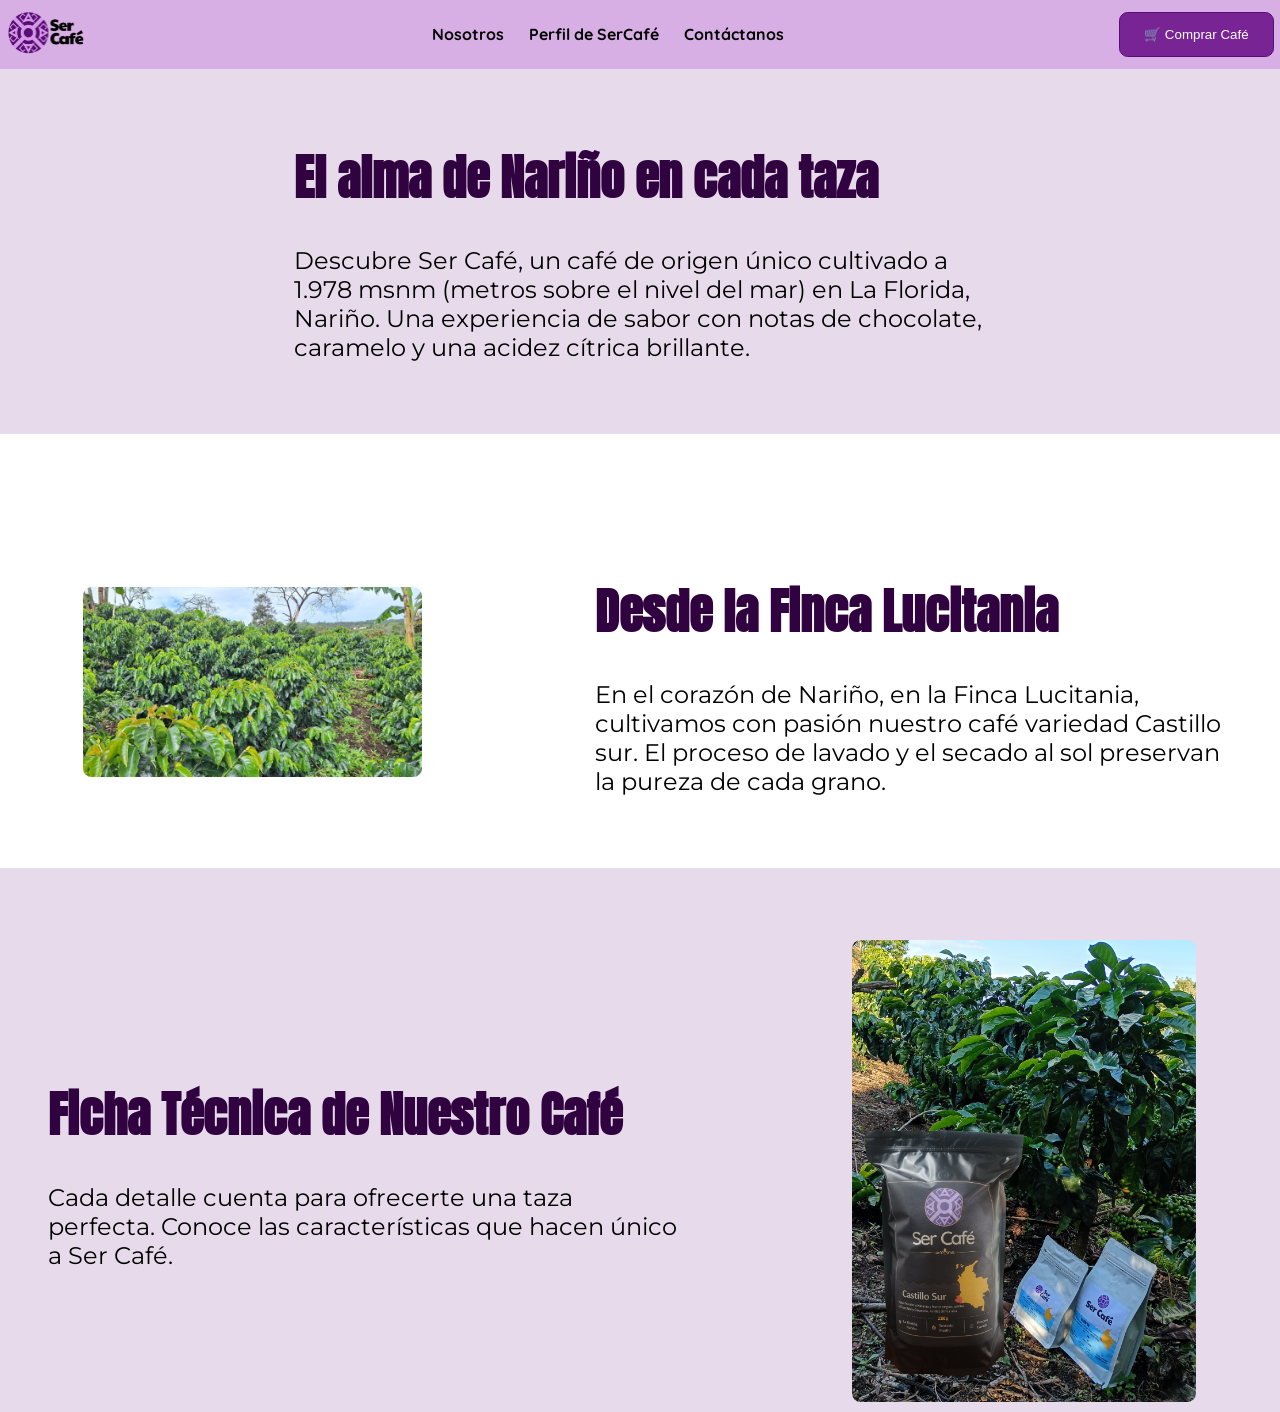
<file: index.html>
<!DOCTYPE html>
<html lang="es">

<head>
    <meta charset="UTF-8">
    <meta name="viewport" content="width=device-width, initial-scale=1.0">
    <title>Ser Café | Café Premium Colombiano</title>
    <link rel="stylesheet" href="styles.css">
    <link rel="icon" href="Img/logoSC-10.png" type="image/png">
</head>

<body>
    <header>
        <a href="index.html">
            <img class="logoletra logoheader" src="Img/logoSC-letra-02.png" alt="logo">
        </a>
        <nav>
            <ul>
                <li><a href="nosotros.html">Nosotros</a></li>
                <li><a href="perfil.html">Perfil de SerCafé</a></li>
                <li><a href="contactanos.html">Contáctanos</a></li>
            </ul>
        </nav>
        <button class="btn-tienda" onclick="window.location.href='tienda.html'">
            🛒 Comprar Café
        </button>
    </header>

    <div class="contenedor2c">
        <div class="contenedor2ctext">
            <h1 class="titulo">El alma de Nariño en cada taza</h1>
            <p>Descubre <span>Ser Café</span>, un café de origen único cultivado 
                a 1.978 msnm (metros sobre el nivel del mar) en La Florida, Nariño. 
                Una experiencia de sabor con notas de chocolate, caramelo y una acidez 
                cítrica brillante.</p>
        </div>
        
    </div>

    <div class="contenedor2c2">
        <div class="contenedorimg">
            <img class="img50" src="Img/finca.jpg" alt="Finca Lucitania">
        </div>
        <div class="contenedor2ctext">
            <h1 class="titulo">Desde la Finca Lucitania</h1>
            <p>En el corazón de Nariño, en la Finca Lucitania, cultivamos con pasión nuestro 
                <span>café variedad Castillo sur</span>. El proceso de lavado y el secado al
                 sol preservan la pureza de cada grano.</p>
        </div>
    </div>

    <div class="contenedor2c">
        <div class="contenedor2ctext">
            <h1 class="titulo">Ficha Técnica de Nuestro Café</h1>
            <p>Cada detalle cuenta para ofrecerte una taza perfecta. Conoce las características
                 que hacen único a <span>Ser Café</span>.
            </p>
        </div>
        <div class="contenedorimg">
            <img class="img50" src="Img/Presentaciones-01.png" alt="Presentaciones">
        </div>
    </div>
<body>
</html>
</file>
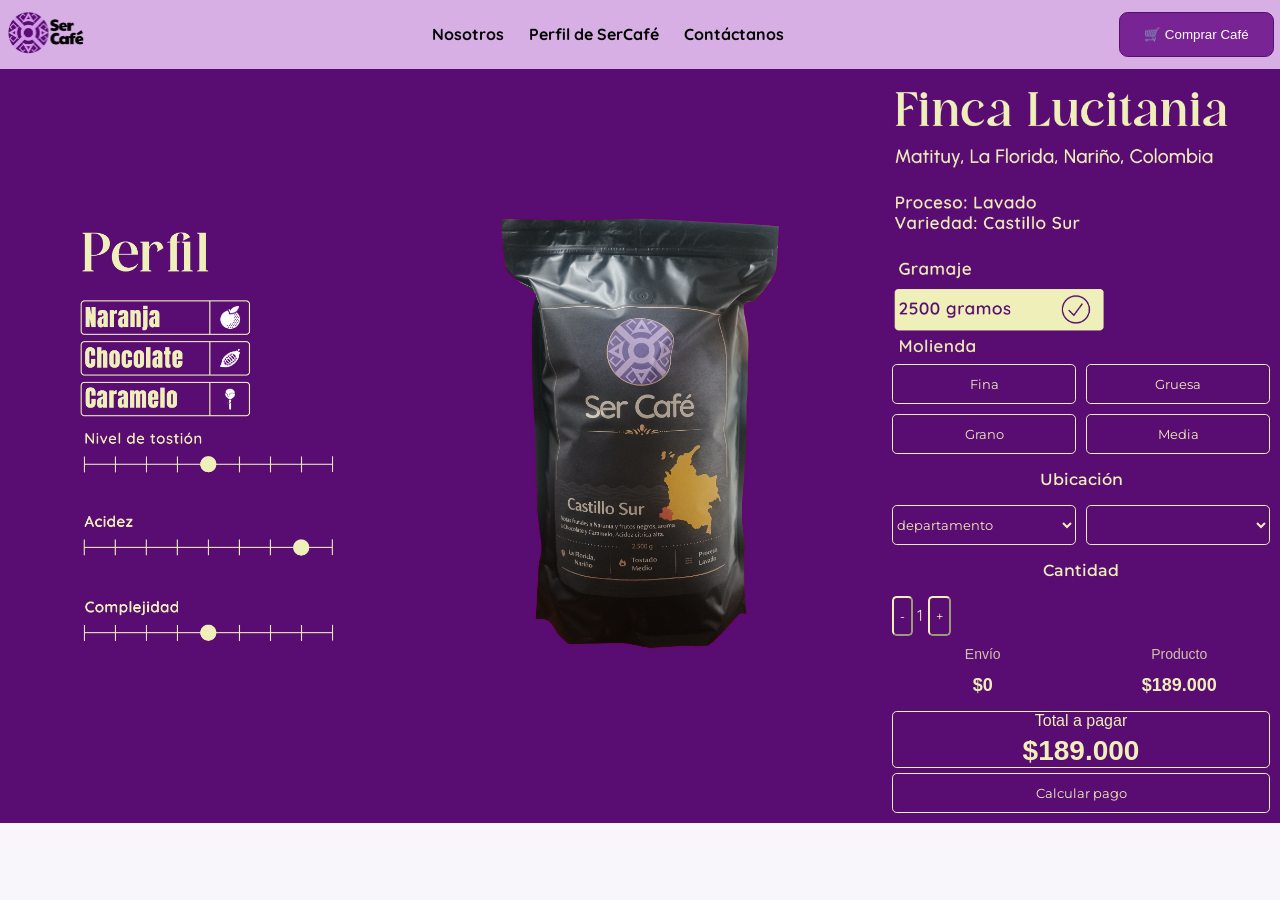
<file: 2500gr.html>
<!DOCTYPE html>
<html>
<head>
    <meta charset="UTF-8">
    <meta name="viewport" content="width=device-width, initial-scale=1.0">
    <title>Ser Café | Café Premium Colombiano</title>
    <link rel="stylesheet" href="styles.css">
    <link rel="icon" href="Img/logoSC-10.png" type="image/png">
</head>
<body>
    <header>
        <a href="index.html">
            <img class="logoletra logoheader" src="Img/logoSC-letra-02.png" alt="logo">
        </a>
        <nav>
            <ul>
                <li><a href="nosotros.html">Nosotros</a></li>
                <li><a href="perfil.html">Perfil de SerCafé</a></li>
                <li><a href="contactanos.html">Contáctanos</a></li>
            </ul>
        </nav>
        <button class="btn-tienda" onclick="window.location.href='tienda.html'">
            🛒 Comprar Café
        </button>
    </header>

    <div class="contenedor3c">
        <img class="tiendaimg2" src="Img/perfil.png" alt="Perfil">
        <img class="tiendaimg2" src="Img/2500gr.png" alt="250 gramos">
        <div class="tiendaimg21">
            <img class="tiendaimg3" src="Img/Compra_2500.png" alt="descripcion">
            <div class="botones">
                <button class="boton" onclick="seleccionarMolienda(this)">Fina</button>
                <button class="boton" onclick="seleccionarMolienda(this)">Gruesa</button>
                <button class="boton" onclick="seleccionarMolienda(this)">Grano</button>
                <button class="boton" onclick="seleccionarMolienda(this)">Media</button>
            </div>

            <h3>Ubicación</h3>
            
            <div class="botones">
                <select class="boton" id="departamento" onchange="cargarMunicipios(); calcularTotal('2500')">
                    <option value="">departamento</option>
                    <option value="Antioquia">Antioquia</option>
                    <option value="Otro">Resto del pais</option>
                </select>

                <select class="boton" id="municipio" onchange="calcularTotal('2500')">
                </select>
            </div>

            <h3>Cantidad</h3>
            <button class="boton2" onclick="disminuir(); calcularTotal('2500')">-</button>
            <span class="tiendaletra3" id="cantidad">1</span>
            <button class="boton2" onclick="aumentar() ; calcularTotal('2500')">+</button>
            
            <div class="resumen">
                <div class="fila">
                    <div class="item">
                        <span class="label">Envío</span>
                        <span class="valor pequeno" id="envio">$0</span>
                    </div>

                    <div class="item">
                        <span class="label">Producto</span>
                        <span class="valor pequeno" id="total">$189.000</span>
                    </div>
                </div>

                <div class="total">
                    <span class="label-total">Total a pagar</span>
                    <span class="valor grande" id="totalpagar">$189.000</span>
                </div>
            </div>

            <button id="botonpago" class="boton" onclick="calcularboton('2500')">Calcular pago</button>

            <form>
                <div id="epayco-button-container"></div>
            </form>
        </div>
    </div>
    <script src="script.js"></script>
</body>
</html>
</file>
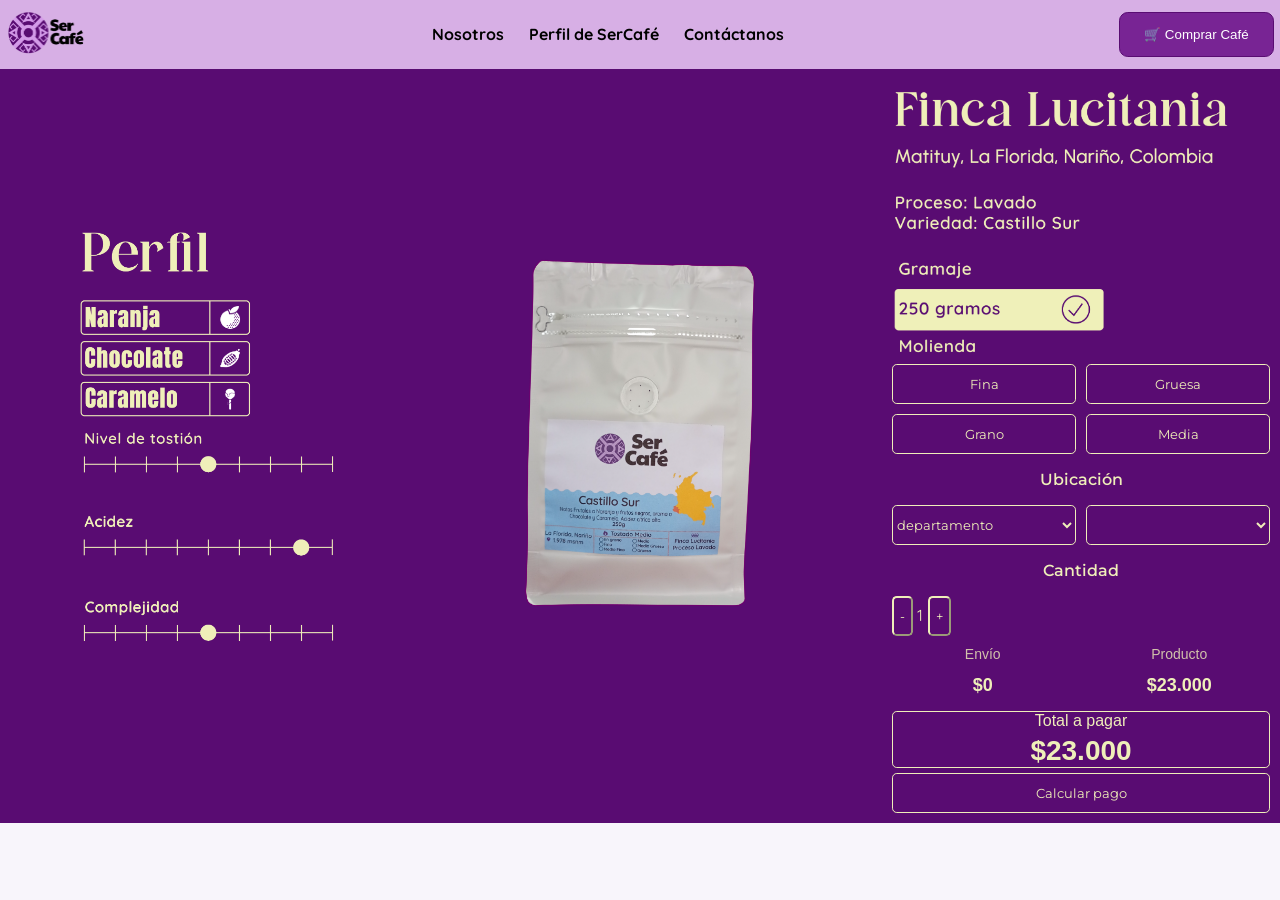
<file: 250gr.html>
<!DOCTYPE html>
<html>
<head>
    <meta charset="UTF-8">
    <meta name="viewport" content="width=device-width, initial-scale=1.0">
    <title>Ser Café | Café Premium Colombiano</title>
    <link rel="stylesheet" href="styles.css">
    <link rel="icon" href="Img/logoSC-10.png" type="image/png">
</head>
<body>
    <header>
        <a href="index.html">
            <img class="logoletra logoheader" src="Img/logoSC-letra-02.png" alt="logo">
        </a>
        <nav>
            <ul>
                <li><a href="nosotros.html">Nosotros</a></li>
                <li><a href="perfil.html">Perfil de SerCafé</a></li>
                <li><a href="contactanos.html">Contáctanos</a></li>
            </ul>
        </nav>
        <button class="btn-tienda" onclick="window.location.href='tienda.html'">
            🛒 Comprar Café
        </button>
    </header>

    <div class="contenedor3c">
        <img class="tiendaimg2" src="Img/perfil.png" alt="Perfil">
        <img class="tiendaimg2" src="Img/250gr.png" alt="250 gramos">
        <div class="tiendaimg21">
            <img class="tiendaimg3" src="Img/Compra_250.png" alt="descripcion">
            <div class="botones">
                <button class="boton" onclick="seleccionarMolienda(this)">Fina</button>
                <button class="boton" onclick="seleccionarMolienda(this)">Gruesa</button>
                <button class="boton" onclick="seleccionarMolienda(this)">Grano</button>
                <button class="boton" onclick="seleccionarMolienda(this)">Media</button>
            </div>

            <h3>Ubicación</h3>
            
            <div class="botones">
                <select class="boton" id="departamento" onchange="cargarMunicipios(); calcularTotal('250')">
                    <option value="">departamento</option>
                    <option value="Antioquia">Antioquia</option>
                    <option value="Otro">Resto del pais</option>
                </select>

                <select class="boton" id="municipio" onchange="calcularTotal('250')">
                </select>
            </div>

            <h3>Cantidad</h3>
            <button class="boton2" onclick="disminuir(); calcularTotal('250')">-</button>
            <span class="tiendaletra3" id="cantidad">1</span>
            <button class="boton2" onclick="aumentar() ; calcularTotal('250')">+</button>
            
            <div class="resumen">
                <div class="fila">
                    <div class="item">
                        <span class="label">Envío</span>
                        <span class="valor pequeno" id="envio">$0</span>
                    </div>

                    <div class="item">
                        <span class="label">Producto</span>
                        <span class="valor pequeno" id="total">$23.000</span>
                    </div>
                </div>

                <div class="total">
                    <span class="label-total">Total a pagar</span>
                    <span class="valor grande" id="totalpagar">$23.000</span>
                </div>
            </div>

            <button id="botonpago" class="boton" onclick="calcularboton('250')">Calcular pago</button>

            <form>
                <div id="epayco-button-container"></div>
            </form>
        </div>
    </div>
    <script src="script.js"></script>
</body>
</html>
</file>
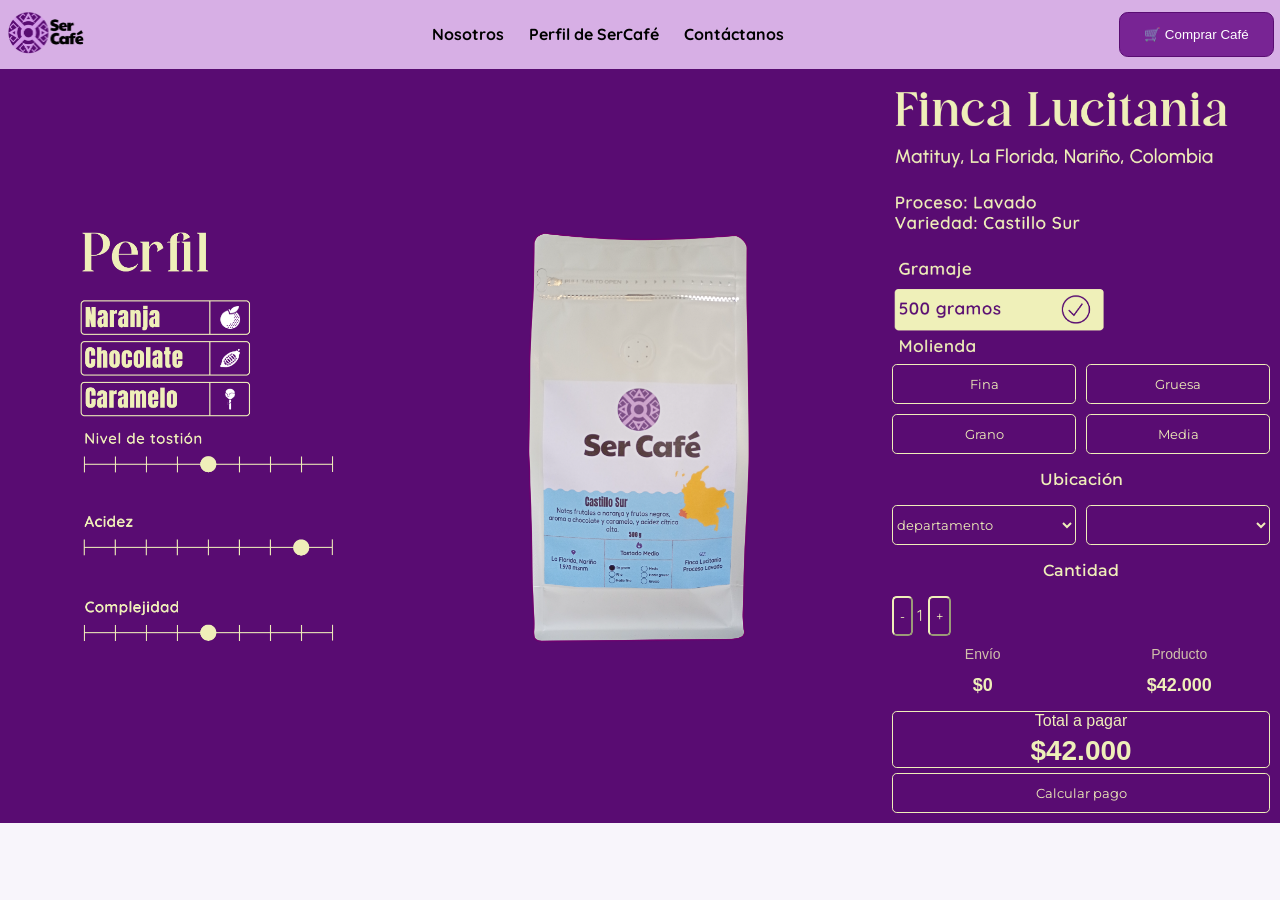
<file: 500gr.html>
<!DOCTYPE html>
<html>
<head>
    <meta charset="UTF-8">
    <meta name="viewport" content="width=device-width, initial-scale=1.0">
    <title>Ser Café | Café Premium Colombiano</title>
    <link rel="stylesheet" href="styles.css">
    <link rel="icon" href="Img/logoSC-10.png" type="image/png">
</head>
<body>
    <header>
        <a href="index.html">
            <img class="logoletra logoheader" src="Img/logoSC-letra-02.png" alt="logo">
        </a>
        <nav>
            <ul>
                <li><a href="nosotros.html">Nosotros</a></li>
                <li><a href="perfil.html">Perfil de SerCafé</a></li>
                <li><a href="contactanos.html">Contáctanos</a></li>
            </ul>
        </nav>
        <button class="btn-tienda" onclick="window.location.href='tienda.html'">
            🛒 Comprar Café
        </button>
    </header>

    <div class="contenedor3c">
        <img class="tiendaimg2" src="Img/perfil.png" alt="Perfil">
        <img class="tiendaimg2" src="Img/500gr.png" alt="500 gramos">
        <div class="tiendaimg21">
            <img class="tiendaimg3" src="Img/Compra_500.png" alt="descripcion">
            <div class="botones">
                <button class="boton" onclick="seleccionarMolienda(this)">Fina</button>
                <button class="boton" onclick="seleccionarMolienda(this)">Gruesa</button>
                <button class="boton" onclick="seleccionarMolienda(this)">Grano</button>
                <button class="boton" onclick="seleccionarMolienda(this)">Media</button>
            </div>

            <h3>Ubicación</h3>
            
            <div class="botones">
                <select class="boton" id="departamento" onchange="cargarMunicipios(); calcularTotal('500')">
                    <option value="">departamento</option>
                    <option value="Antioquia">Antioquia</option>
                    <option value="Otro">Resto del pais</option>
                </select>

                <select class="boton" id="municipio" onchange="calcularTotal('500')">
                </select>
            </div>

            <h3>Cantidad</h3>
            <button class="boton2" onclick="disminuir(); calcularTotal('500')">-</button>
            <span class="tiendaletra3" id="cantidad">1</span>
            <button class="boton2" onclick="aumentar() ; calcularTotal('500')">+</button>
            
            <div class="resumen">
                <div class="fila">
                    <div class="item">
                        <span class="label">Envío</span>
                        <span class="valor pequeno" id="envio">$0</span>
                    </div>

                    <div class="item">
                        <span class="label">Producto</span>
                        <span class="valor pequeno" id="total">$42.000</span>
                    </div>
                </div>

                <div class="total">
                    <span class="label-total">Total a pagar</span>
                    <span class="valor grande" id="totalpagar">$42.000</span>
                </div>
            </div>

            <button id="botonpago" class="boton" onclick="calcularboton('500')">Calcular pago</button>

            <form>
                <div id="epayco-button-container"></div>
            </form>
        </div>
    </div>
    <script src="script.js"></script>
</body>
</html>
</file>
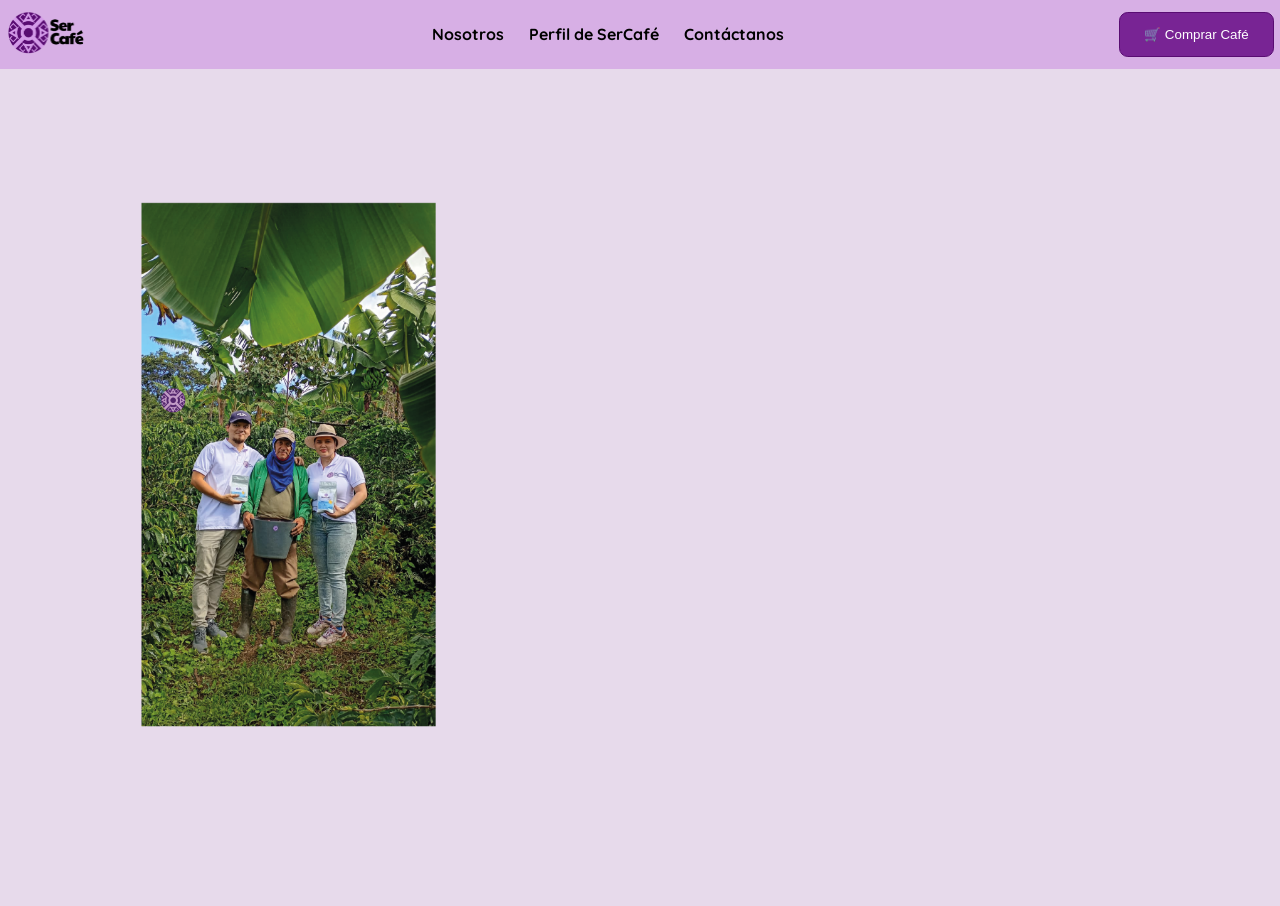
<file: contactanos.html>
<!DOCTYPE html>
<html>
<head>
    <meta charset="UTF-8">
    <meta name="viewport" content="width=device-width, initial-scale=1.0">
    <title>Ser Café | Café Premium Colombiano</title>
    <link rel="stylesheet" href="styles.css">
    <link rel="icon" href="Img/logoSC-10.png" type="image/png">
</head>
<body>
    <header>
        <a href="index.html">
            <img class="logoletra logoheader" src="Img/logoSC-letra-02.png" alt="logo">
        </a>
        <nav>
            <ul>
                <li><a href="nosotros.html">Nosotros</a></li>
                <li><a href="perfil.html">Perfil de SerCafé</a></li>
                <li><a href="contactanos.html">Contáctanos</a></li>
            </ul>
        </nav>
        <button class="btn-tienda" onclick="window.location.href='tienda.html'">
            🛒 Comprar Café
        </button>
    </header> 

    <div class="contenedor2c">
        <div class="contenedorimg">
            <img class="img50" src="Img/perfilw.png" alt="Finca Lucitania">
        </div>
            <iframe src="https://docs.google.com/forms/d/e/1FAIpQLSesOsyEXEh5KX2Fcrl5CxGzs1Z0NMrJwJaj2JViBxgXgjWEJA/viewform?embedded=true" width="640" height="824" frameborder="0" marginheight="0" marginwidth="0">Cargando…</iframe>
        </div>
        <div>

        </div>
    </div>
</body>
</html>
</file>
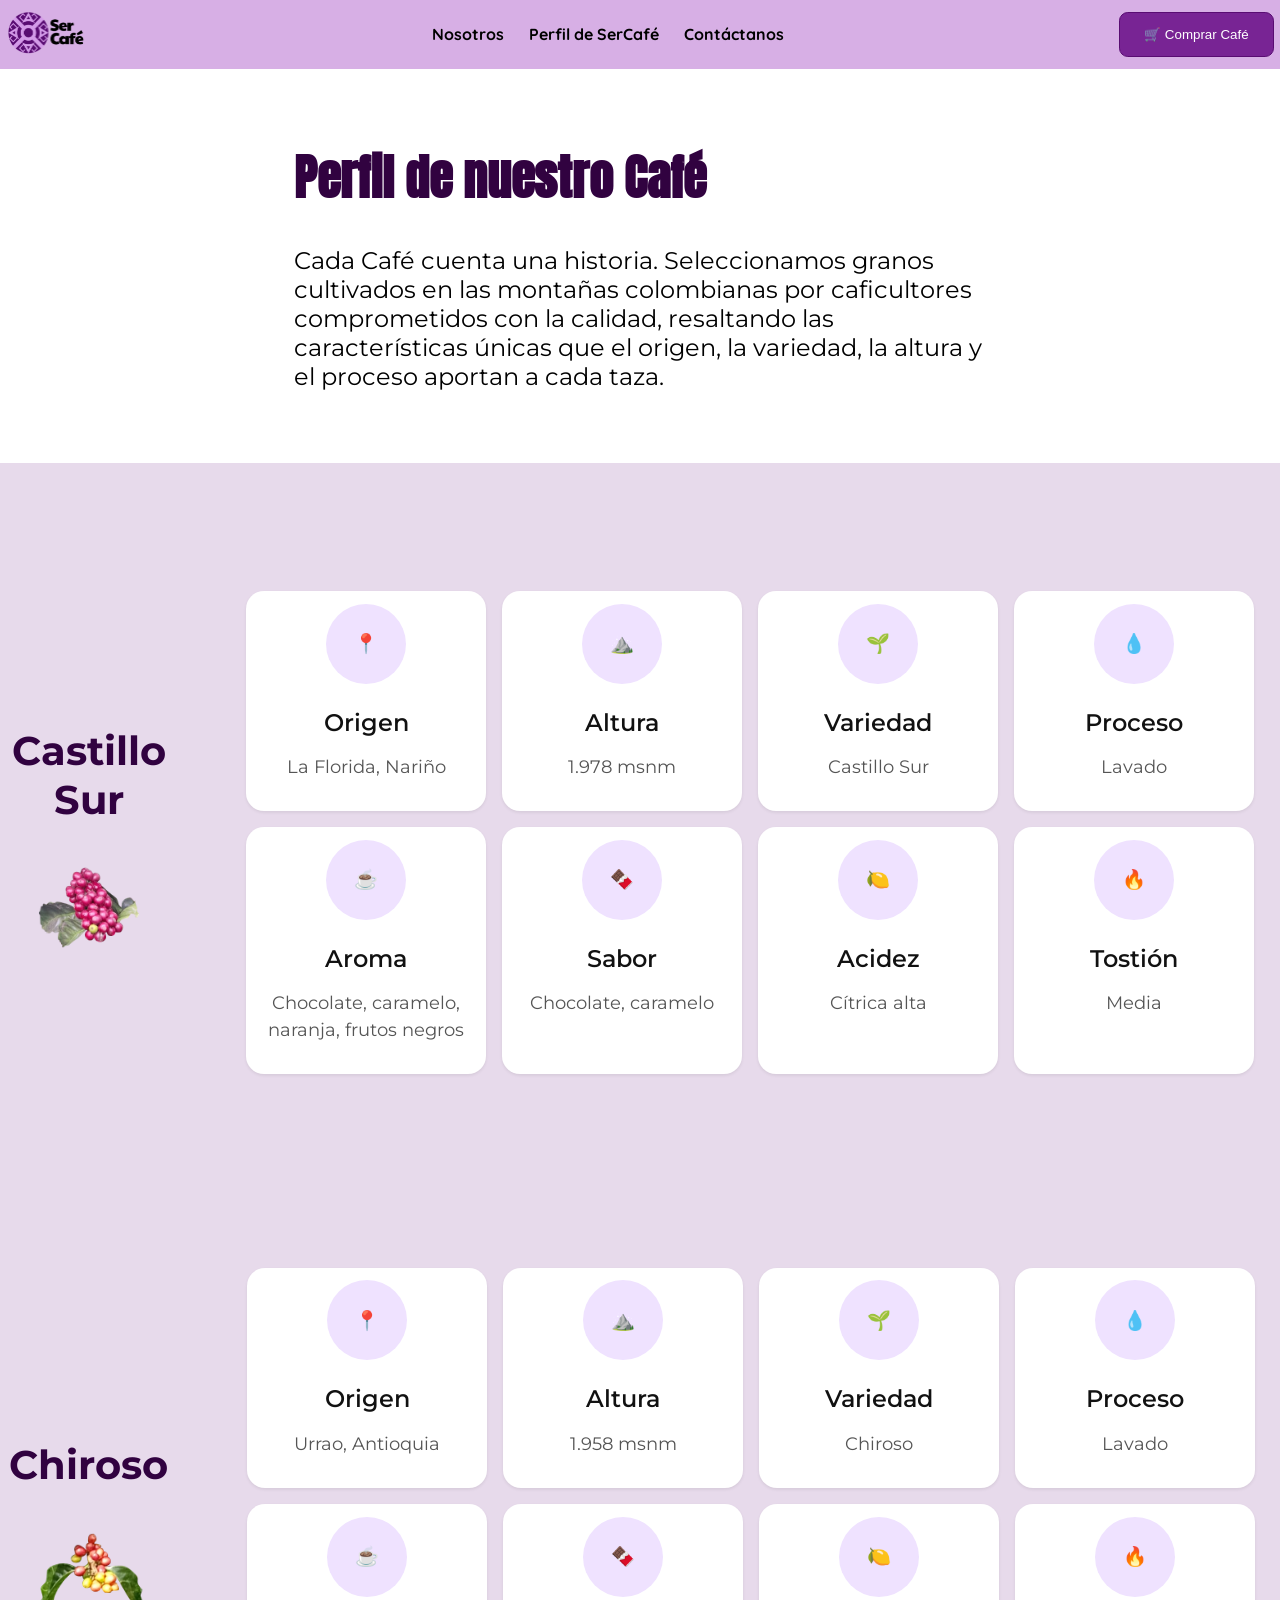
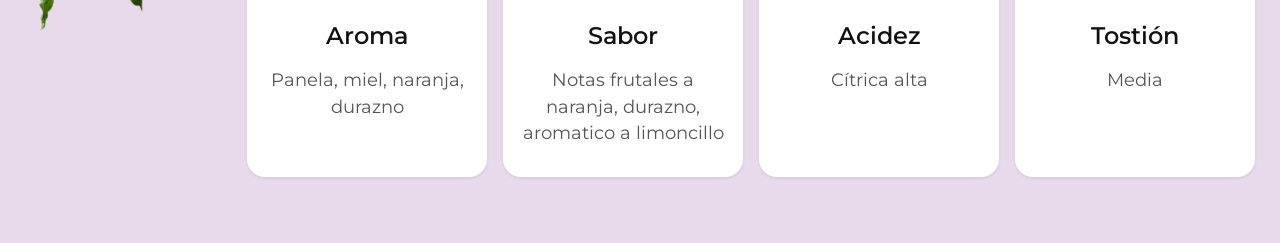
<file: perfil.html>
<!DOCTYPE html>
<html>
<head>
    <meta charset="UTF-8">
    <meta name="viewport" content="width=device-width, initial-scale=1.0">
    <title>Ser Café | Café Premium Colombiano</title>
    <link rel="stylesheet" href="styles.css">
    <link rel="icon" href="Img/logoSC-10.png" type="image/png">
</head>
<body>
    <header>
        <a href="index.html">
            <img class="logoletra logoheader" src="Img/logoSC-letra-02.png" alt="logo">
        </a>
        <nav>
            <ul>
                <li><a href="nosotros.html">Nosotros</a></li>
                <li><a href="perfil.html">Perfil de SerCafé</a></li>
                <li><a href="contactanos.html">Contáctanos</a></li>
            </ul>
        </nav>
        <button class="btn-tienda" onclick="window.location.href='tienda.html'">
            🛒 Comprar Café
        </button>
    </header>

    <div class="contenedor2c2">
        <div class="contenedor2ctext">
            <h1 class="titulo">Perfil de nuestro Café</h1>
            <p>Cada <span>Café</span> cuenta una historia. 
                Seleccionamos granos cultivados en las montañas colombianas 
                por caficultores comprometidos con la calidad, 
                resaltando las características únicas que el origen, la variedad, la altura y 
                el proceso aportan a cada taza.</p>
        </div>
        
    </div>

    <div class="contenedor2c">
        <div class="contenedor2cimgtex">
            <h2>Castillo Sur</h2>
            <img class="img50" src="Img/Grano_Castillo-01.png" alt="granos Castillo Sur">
        </div>
        <section class="caracteristicas">

            <div class="card">
                <div class="icono">📍</div>
                <h3>Origen</h3>
                <p>La Florida, Nariño</p>
            </div>

            <div class="card">
                <div class="icono">⛰️</div>
                <h3>Altura</h3>
                <p>1.978 msnm</p>
            </div>

            <div class="card">
                <div class="icono">🌱</div>
                <h3>Variedad</h3>
                <p>Castillo Sur</p>
            </div>

            <div class="card">
                <div class="icono">💧</div>
                <h3>Proceso</h3>
                <p>Lavado</p>
            </div>

            <div class="card">
                <div class="icono">☕</div>
                <h3>Aroma</h3>
                <p>Chocolate, caramelo, naranja, frutos negros</p>
            </div>

            <div class="card">
                <div class="icono">🍫</div>
                <h3>Sabor</h3>
                <p>Chocolate, caramelo</p>
            </div>

            <div class="card">
                <div class="icono">🍋</div>
                <h3>Acidez</h3>
                <p>Cítrica alta</p>
            </div>

            <div class="card">
                <div class="icono">🔥</div>
                <h3>Tostión</h3>
                <p>Media</p>
            </div>

        </section>
    </div>
    
    <div class="contenedor2c">
        <div class="contenedor2cimgtex">
            <h2>Chiroso</h2>
            <img class="img50" src="Img/Grano_Chiroso-02.png" alt="granos Castillo Sur">
        </div>
        <section class="caracteristicas">

            <div class="card">
                <div class="icono">📍</div>
                <h3>Origen</h3>
                <p>Urrao, Antioquia</p>
            </div>

            <div class="card">
                <div class="icono">⛰️</div>
                <h3>Altura</h3>
                <p>1.958 msnm</p>
            </div>

            <div class="card">
                <div class="icono">🌱</div>
                <h3>Variedad</h3>
                <p>Chiroso</p>
            </div>

            <div class="card">
                <div class="icono">💧</div>
                <h3>Proceso</h3>
                <p>Lavado</p>
            </div>

            <div class="card">
                <div class="icono">☕</div>
                <h3>Aroma</h3>
                <p>Panela, miel, naranja, durazno</p>
            </div>

            <div class="card">
                <div class="icono">🍫</div>
                <h3>Sabor</h3>
                <p>Notas frutales a naranja, durazno, aromatico a limoncillo</p>
            </div>

            <div class="card">
                <div class="icono">🍋</div>
                <h3>Acidez</h3>
                <p>Cítrica alta</p>
            </div>

            <div class="card">
                <div class="icono">🔥</div>
                <h3>Tostión</h3>
                <p>Media</p>
            </div>

        </section>
    </div>
</body>
</html>
</file>
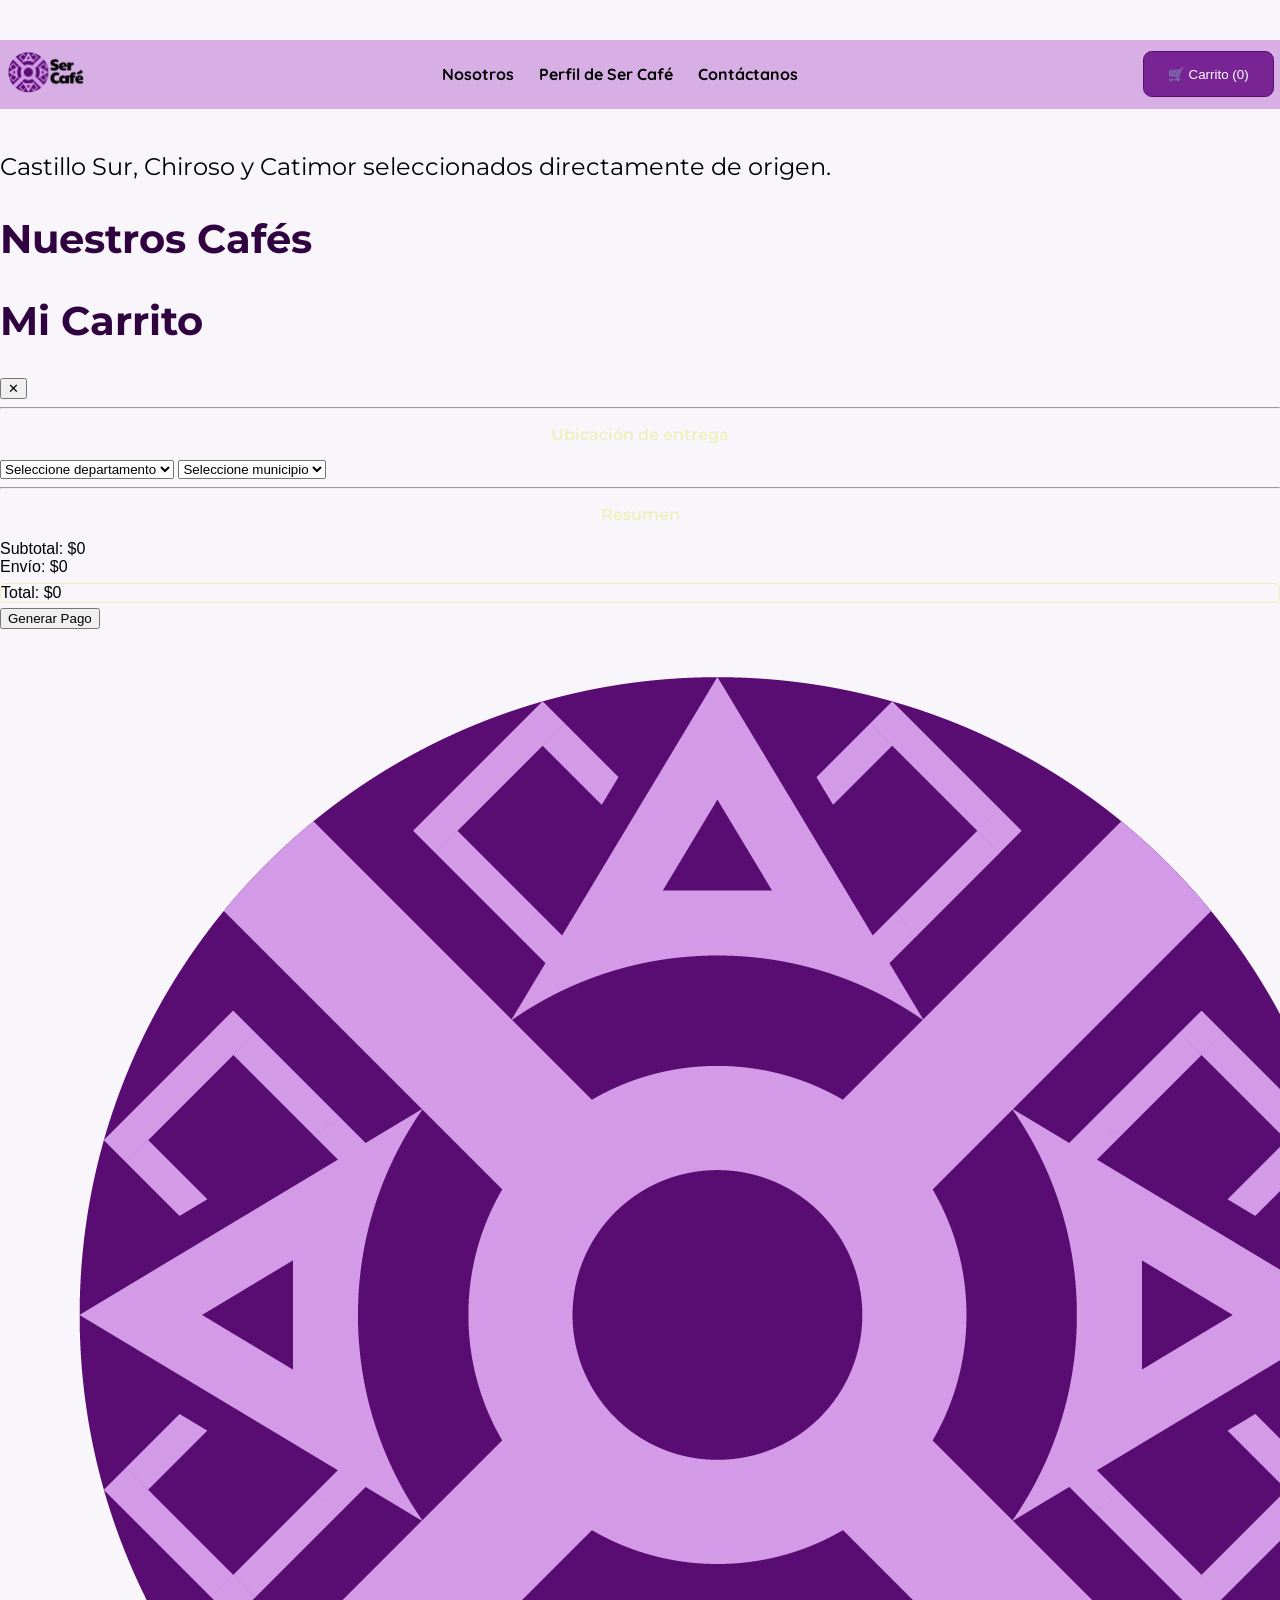
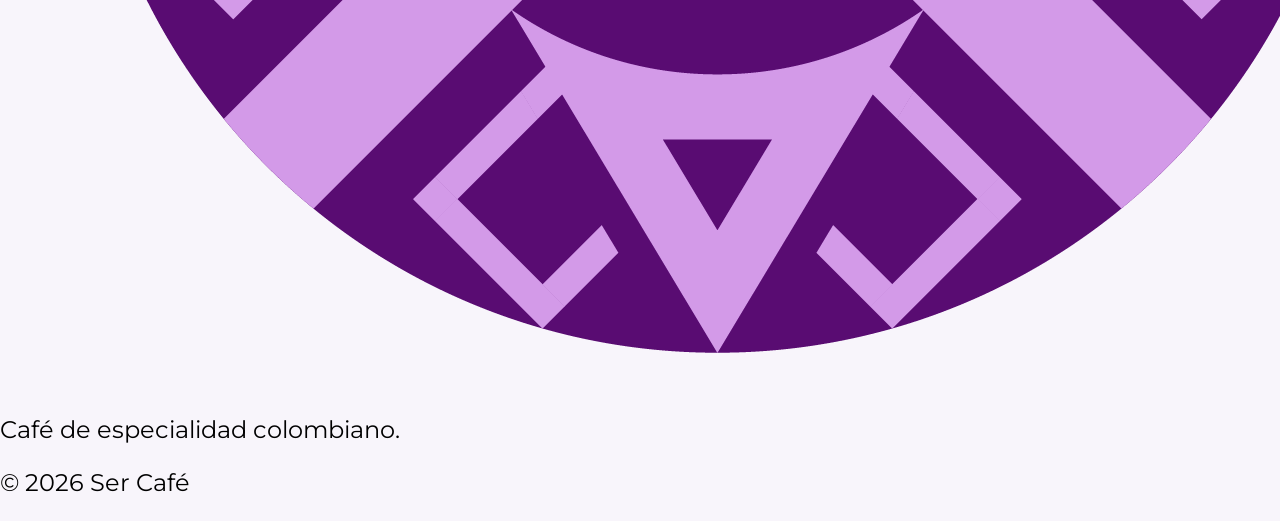
<file: prueba.html>
<!DOCTYPE html>
<html lang="es">
<head>
    <meta charset="UTF-8">
    <meta name="viewport" content="width=device-width, initial-scale=1.0">
    <title>Ser Café | Tienda</title>

    <link rel="stylesheet" href="styles.css">
    <link rel="icon" href="Img/logoSC-10.png" type="image/png">
</head>
<body>

    <!-- HEADER -->
    <header>
        <a href="index.html">
            <img class="logoletra logoheader"
                src="Img/logoSC-letra-02.png"
                alt="Ser Café">
        </a>

        <nav>
            <ul>
                <li><a href="nosotros.html">Nosotros</a></li>
                <li><a href="perfil.html">Perfil de Ser Café</a></li>
                <li><a href="contactanos.html">Contáctanos</a></li>
            </ul>
        </nav>

        <button class="btn-tienda" onclick="abrirCarrito()">
            🛒 Carrito (<span id="contadorCarrito">0</span>)
        </button>
    </header>

    <!-- PORTADA -->
    <section class="banner-tienda">
        <h1>Café de Especialidad Colombiano</h1>
        <p>
            Castillo Sur, Chiroso y Catimor seleccionados
            directamente de origen.
        </p>
    </section>

    <!-- PRODUCTOS -->
    <main>

        <section class="catalogo">

            <h2>Nuestros Cafés</h2>

            <div id="contenedorProductos" class="grid-productos">

                <!-- Se llena desde script.js -->

            </div>

        </section>

    </main>

    <!-- CARRITO LATERAL -->
    <aside id="carritoPanel" class="carrito-panel">

        <div class="carrito-header">

            <h2>Mi Carrito</h2>

            <button
                class="cerrar-carrito"
                onclick="cerrarCarrito()">
                ✕
            </button>

        </div>

        <div
            id="carritoItems"
            class="carrito-items">

            <!-- Productos -->

        </div>

        <hr>

        <!-- UBICACIÓN -->

        <div class="ubicacion">

            <h3>Ubicación de entrega</h3>

            <select
                id="departamento"
                onchange="cargarMunicipios(); actualizarResumen(); invalidarPago();">

                <option value="">
                    Seleccione departamento
                </option>

                <option value="Antioquia">
                    Antioquia
                </option>

                <option value="Otro">
                    Resto del país
                </option>

            </select>

            <select
                id="municipio"
                onchange="actualizarResumen(); invalidarPago();">

                <option value="">
                    Seleccione municipio
                </option>

            </select>

        </div>

        <hr>

        <!-- RESUMEN -->

        <div class="resumen-compra">

            <h3>Resumen</h3>

            <div class="fila-resumen">
                <span>Subtotal:</span>
                <span id="subtotal">
                    $0
                </span>
            </div>

            <div class="fila-resumen">
                <span>Envío:</span>
                <span id="envio">
                    $0
                </span>
            </div>

            <div class="fila-resumen total">
                <span>Total:</span>
                <span id="totalPagar">
                    $0
                </span>
            </div>

        </div>

        <!-- BOTÓN EPAYCO -->

        <div class="pago">

            <button
                id="btnGenerarPago"
                class="btn-pagar"
                onclick="generarBotonPago()">

                Generar Pago

            </button>

            <div
                id="epayco-button-container">
            </div>

        </div>

    </aside>

    <!-- FONDO OSCURO -->
    <div
        id="overlay"
        class="overlay"
        onclick="cerrarCarrito()">
    </div>

    <!-- TEMPLATE PRODUCTO -->
    <template id="templateProducto">

        <div class="producto">

            <img
                class="producto-imagen"
                src=""
                alt="Producto">

            <div class="producto-info">

                <h3 class="producto-nombre">
                </h3>

                <p class="producto-presentacion">
                </p>

                <p class="producto-precio">
                </p>

                <label>
                    Tipo de molienda
                </label>

                <select class="molienda">

                    <option value="Grano">
                        Grano
                    </option>

                    <option value="Media">
                        Media
                    </option>

                    <option value="Fina">
                        Fina
                    </option>

                    <option value="Gruesa">
                        Gruesa
                    </option>

                </select>

                <div class="cantidad-box">

                    <button
                        class="cantidad-btn disminuir">
                        -
                    </button>

                    <span class="cantidad">
                        1
                    </span>

                    <button
                        class="cantidad-btn aumentar">
                        +
                    </button>

                </div>

                <button
                    class="btn-agregar">

                    Agregar al carrito

                </button>

            </div>

        </div>

    </template>

    <!-- LOADING OPCIONAL -->

    <div
        id="loading"
        class="loading"
        style="display:none;">

        Procesando...

    </div>

    <!-- FOOTER -->

    <footer>

        <div class="footer-contenido">

            <img
                src="Img/logoSC-letra-02.png"
                alt="Ser Café"
                class="footer-logo">

            <p>
                Café de especialidad colombiano.
            </p>

            <p>
                © 2026 Ser Café
            </p>

        </div>

    </footer>

    <!-- SCRIPT -->

    <script src="script.js"></script>

</body>
</html>
</file>
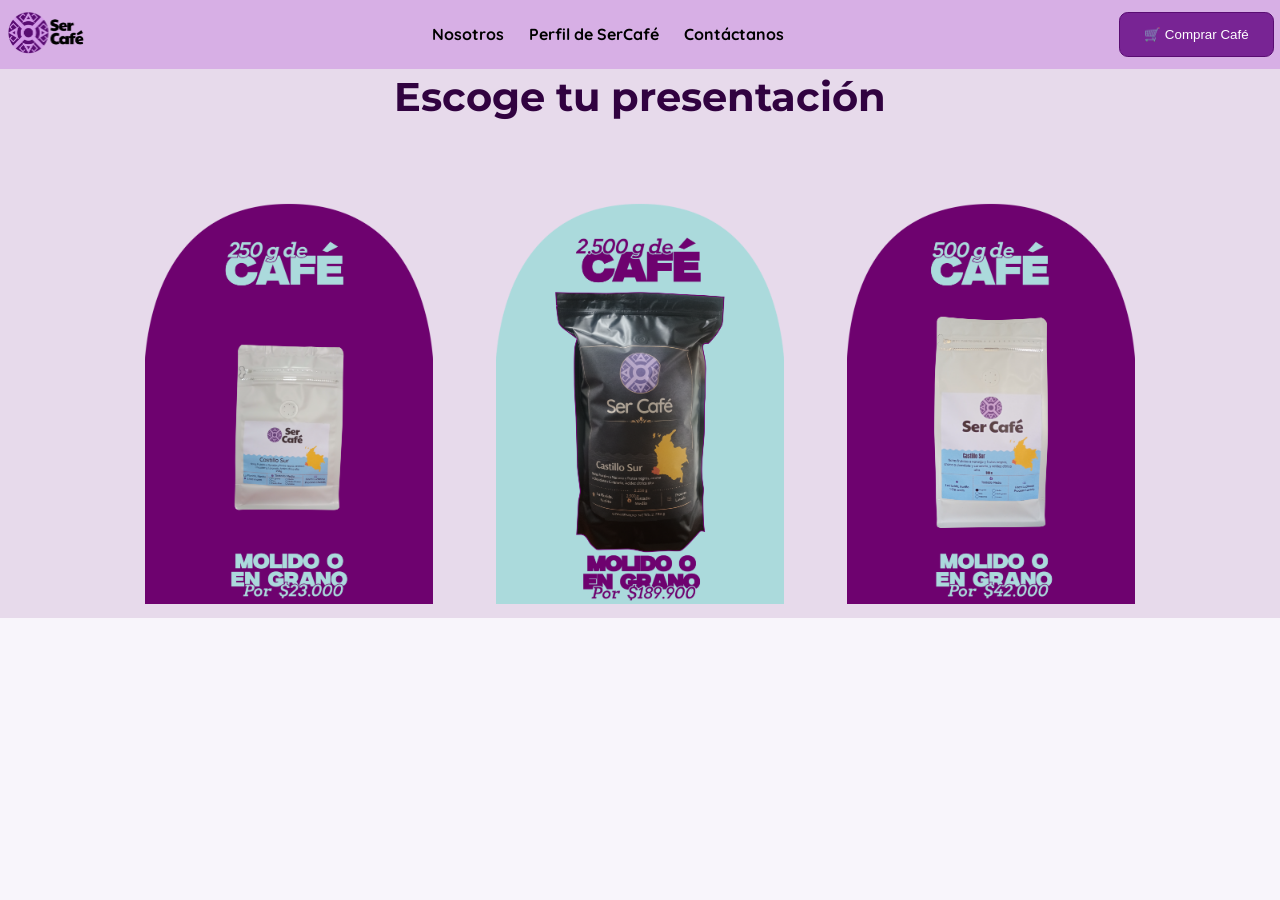
<file: tienda.html>
<!DOCTYPE html>
<html>
<head>
    <meta charset="UTF-8">
    <meta name="viewport" content="width=device-width, initial-scale=1.0">
    <title>Ser Café | Café Premium Colombiano</title>
    <link rel="stylesheet" href="styles.css">
    <link rel="icon" href="Img/logoSC-10.png" type="image/png">
</head>
<body>
    <header>
        <a href="index.html">
            <img class="logoletra logoheader" src="Img/logoSC-letra-02.png" alt="logo">
        </a>
        <nav>
            <ul>
                <li><a href="nosotros.html">Nosotros</a></li>
                <li><a href="perfil.html">Perfil de SerCafé</a></li>
                <li><a href="contactanos.html">Contáctanos</a></li>
            </ul>
        </nav>
        <button class="btn-tienda" onclick="window.location.href='tienda.html'">
            🛒 Comprar Café
        </button>
    </header>

    <h2 class="titulo tiendah1">
        Escoge tu presentación
    </h2>

    <div class="contenedor2c">
        <a href="250gr.html"><img class="tiendaimg" src="Img/tienda 250gr.png" alt="250 gramos"></a>
        <a href="2500gr.html"><img class="tiendaimg" src="Img/tienda 2500gr.png" alt="2500 gramos"></a>
        <a href="500gr.html"><img class="tiendaimg" src="Img/tienda 500gr.png" alt="500 gramos"></a>
    </div>
</body>
</html>
</file>
<file: styles.css>
@import url('https://fonts.googleapis.com/css2?family=Anton&family=Montserrat:ital,wght@0,100..900;1,100..900&family=Quicksand:wght@300..700&display=swap');

:root{
   --color-principal:#590C72;
   --color-secundario:#D39AE8;
   --color-fondo:#d7afe5;
   --color-texto:#D39AE8;
   --color-fondo-text: #e7daeb;
   --color-texto-hueso: #EFEFB9;
}

body{
   margin:0;
   padding:0;
}

header {
    display: flex;
    justify-content: space-between;
    align-items: center;
    position: fixed;
    width: 99%;
    padding: 0.4rem;
    background-color: var(--color-fondo);
}

header a{
    width: 90px;
}

p {
    font-family: Montserrat, sans-serif;
    font-size: 1.5rem;
}
h1 {
    font-family: Anton, sans-serif;
    font-size:3rem;
    color: #310240;
}

h2 {
    font-family: Montserrat, sans-serif;
    font-size:2.5rem;
    color: #310240;
}

h3 {
    font-family: Montserrat, sans-serif;
    font-size:1rem;
    color:var(--color-texto-hueso);
    font-weight:550;
    text-align: center;
}

.textoh3 {
    font-family: Montserrat, sans-serif;
    font-size:1.5rem;
    color:var(--color-principal);
    font-weight:550;
}

nav ul{
   display:flex;
   list-style:none;
   gap:25px;
   padding: 2px;
}

nav a{
   text-decoration:none;
   font-weight: bold;
   color:black;
   font-family: 'Quicksand', sans-serif;
}

button a{
    text-decoration: none;
    color: white;
}

a {
    text-decoration: none;
    color: #310240;
}

nav a:hover{
   color:brown;
}

.logoletra {
    width: 80px;
    max-width: 120px;
    height: auto;
}

.btn-tienda{
  background:#782494;
  color:white;
  padding:0.9rem 1.5rem;
  border: 1px solid var(--color-principal);
  border-radius:0.55rem;
  cursor:pointer;
}

.btn-tienda:hover {
    background-color: var(--color-principal);
}

.contenedorimg {
    display: flex;
    justify-content: center;
    max-width: 40%;
}

.img50 {
    max-width: 70%;
    height: auto;
    padding: 0;
    border-radius: 0.55rem;
}

.tiendaimg {
    width: 18rem;
}

.tiendaimg2 {
    width: 30%;
}

.tiendaimg3 {
    width: 100%;
}

.compra {
    width: 70%
}

.contenedor2c {
    display: flex;
    justify-content: center;
    align-items: center;
    background-color: var(--color-fondo-text);
    gap: 5%;
    padding: 4.5rem 10px 10px;
}

.contenedor3c {
    display: flex;
    justify-content: center;
    align-items: center;
    background-color: var(--color-principal);
    gap: 5%;
    padding: 4.5rem 10px 10px;
}

.tiendah1 {
    text-align: center;
    background-color: var(--color-fondo-text);
    padding: 4.5rem 10px 10px;
    margin: 0;
}

.tiendaletra {
    font-family: Anton, sans-serif;
    color: #EFEFB9;
    font-size: 2rem;
}

.tiendaletra2 {
    font-family: Montserrat, sans-serif;
    color: #EFEFB9;
    font-size: 1rem;
}

.tiendaletra3 {
    font-family: Quicksand, sans-serif;
    color: #EFEFB9;
    font-size: 1rem;
    margin: 0;
}

.contenedor2c2 {
    display: flex;
    justify-content: center;
    align-items: center;
    background-color: white;
    gap: 5%;
    padding: 4.5rem 10px 10px;
}

.contenedor2ctext {
    padding: 3%;
    max-width: 55%;
    min-width: 50%;
}

.botones {
    display: grid;
    grid-template-columns: repeat(2, 1fr); /* 2 columnas iguales */
    gap: 10px; /* espacio entre botones */
    width: 100%;
}

.resumen {
    text-align: center;
    margin-top: 10px;
}

.fila {
    display: flex;
    justify-content: space-between;
    margin-bottom: 15px;
}

.item {
    display: flex;
    flex-direction: column;
    align-items: center;
    width: 48%;
}

.label {
    font-size: 14px;
    opacity: 0.8;
    margin-bottom: 5px;
    color: var(--color-texto-hueso);
}

/* Valores pequeños (envío y producto) */
.valor.pequeno {
    font-size: 18px;
}

/* Total destacado */
.total {
    margin-top: 7px;
    margin-bottom: 5px;
    border-radius: 0.3rem;
    border: 1px solid #EFEFB9;
}

.label-total {
    display: block;
    font-size: 16px;
    margin-bottom: 5px;
    color: var(--color-texto-hueso);
}

.valor.grande {
    font-size: 28px;
    font-weight: bold;
}

/* valores normales (envío, producto) */
.valor {
    font-size: 1.5rem;
    font-weight: bold;
    color: var(--color-texto-hueso);
    margin-top: 0.5rem;
    text-align: center;
}

/* total más grande */
.valor-total {
    font-size: 1.5rem;
    font-weight: bold;
    color: #EFEFB9;
    margin: 1rem 0;
    text-align: center;
}

/* botones reales */
.boton {
    width: 100%;
    height: 2.5rem;
    font-family: Montserrat, sans-serif;
    background-color: var(--color-principal);
    border-radius: 0.3rem;
    color: #EFEFB9;
    border: 1px solid #EFEFB9;
    cursor: pointer;
}

/* opcional: hover bonito */
.boton:hover {
    background-color: #84599e;
}

.boton2 {
    height: 2.5rem;
    font-family: Montserrat,sans-serif;
    background-color: var(--color-principal);
    border-radius: 0.3rem;
    color:#EFEFB9;
    border-color: #EFEFB9;
}

.seleccionado {
    background-color: #EFEFB9;
    color: var(--color-principal);
}

.texto {
    text-align: center;
}

body{
    font-family:Arial, Helvetica, sans-serif;
    background:#f8f5fb;
}

.caracteristicas{
    max-width:85%;
    margin:40px auto;
    padding:1rem;
    display:grid;
    grid-template-columns:repeat(auto-fit,minmax(15rem,1fr));
    gap:1rem;
}

.card{
    background:#fff;
    border-radius:18px;
    padding: 0.8rem;
    text-align:center;
    box-shadow:0 0.1rem 0.2rem rgba(0,0,0,.08);
    transition:.3s;
}

.card:hover{
    transform:translateY(-8px);
    box-shadow:0 15px 25px rgba(0,0,0,.15);
}

.icono{
    width:5rem;
    height:5rem;
    margin:0 auto 1rem;
    border-radius:50%;
    background:#efe2ff;
    display:flex;
    justify-content:center;
    align-items:center;
    font-size:1.2rem;
}

.card h3{
    font-size:1.5rem;
    color:#111;
    margin-bottom:0.8rem;
}

.card p{
    font-size:1.1rem;
    color:#555;
    line-height:1.5;
}

.contenedor2cimgtex {
    text-align: center;
}

@media (max-width: 700px){
    header {
        background-color: var(--color-fondo);
    }

    nav ul{
        display:flex;
        list-style:none;
        gap:2px;
        padding: 2px;
        font-size: 10px;
    }

    .contenedorimg {
        width: 100%;
    }

    .img50 {
        width: 100%;
        padding: 0;
    }

    .tiendaimg2 {
        width: 100%;
        padding: 0;
    }

    .tiendaimg21 {
        width: 90%;
        padding: 0;
    }

    .contenedor2c {
        flex-direction: column;
        padding: 2rem 10px 10px;
    }

    .contenedor2c2 {
        flex-direction: column;
        padding: 10px 2rem;
    }

    .contenedor2c3 {
        display: flex;
        padding: 0;
    }

    .contenedor3c {
        flex-direction: column;
    }

    .tiendaimg {
        width: 11rem;
        padding-bottom: 2rem;
    }

    .card h3{
        font-size:1.1rem;
        padding: 0;
    }   

    .card p{
        font-size:1rem;
        padding: 0;
    }

    p {
        font-family: Montserrat, sans-serif;
        font-size: 1rem;
        text-align: center;
        padding: 0 0 0 1rem;
        width: 100%;
    }
    h1 {
        font-family: Anton, sans-serif;
        font-size:1.5rem;
        color: #310240;
    }

    h2 {
        font-family: Montserrat, sans-serif;
        font-size:1.3rem;
        color: #310240;
    }

    .textoh3 {
        text-align: center;
    }
}
</file>
